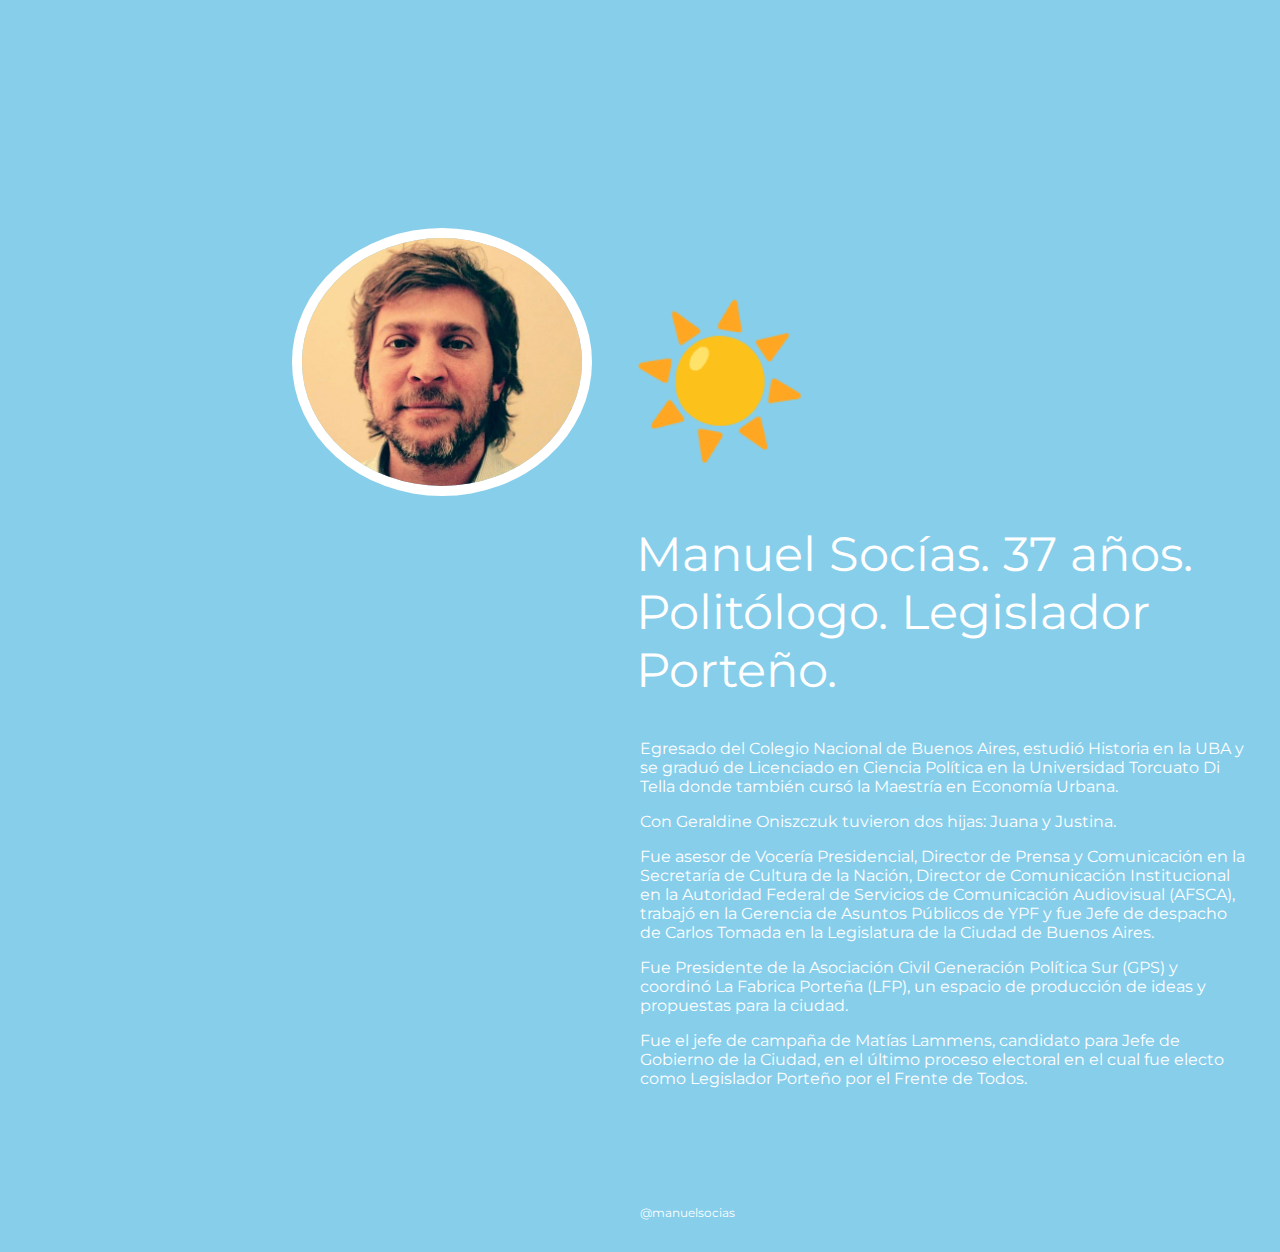
<file: index.html>
<!DOCTYPE html>
<html lang="es"><head>
	<meta name="generator" content="Hugo 0.60.0" />
    <meta charset="UTF-8">
    <meta name="viewport" content="width=device-width, initial-scale=1.0">
        <meta name="description" content="">

    <title>
            Manuel Socías
    </title>

    
    <link rel="stylesheet" href="/css/style.css">

    <link rel="stylesheet" href="https://fonts.googleapis.com/css?family=Montserrat:400,700">
    <link rel="stylesheet" href="https://use.fontawesome.com/releases/v5.8.1/css/all.css" integrity="sha384-50oBUHEmvpQ+1lW4y57PTFmhCaXp0ML5d60M1M7uH2+nqUivzIebhndOJK28anvf" crossorigin="anonymous">

    
    <link rel="apple-touch-icon" sizes="180x180" href="/apple-touch-icon.png">
    <link rel="icon" type="image/png" sizes="32x32" href="/favicon-32x32.png">
    <link rel="icon" type="image/png" sizes="16x16" href="/favicon-16x16.png">
    <link rel="manifest" href="/site.webmanifest">

    
    <link href="/index.xml" rel="alternate" type="application/rss+xml" title="Manuel Socías" />

    
        
    
</head>
<body>

<main>
    <div class="block introduction">
        <div class="column left">
            <img src="images/portrait.jpg" class="portrait" alt="Portrait" />
        </div>
        <div class="column right"><h1>☀️</h1><h2>Manuel Socías. 37 años. Politólogo. Legislador Porteño. </h2>
            <p>
<p>Egresado del Colegio Nacional de Buenos Aires, estudió Historia en la UBA y se graduó de Licenciado en Ciencia Política en la Universidad Torcuato Di Tella donde también cursó la Maestría en Economía Urbana.</p>

<p>Con Geraldine Oniszczuk tuvieron dos hijas: Juana y Justina.</p>

<p>Fue asesor de Vocería Presidencial, Director de Prensa y Comunicación en la Secretaría de Cultura de la Nación, Director de Comunicación Institucional en la Autoridad Federal de Servicios de Comunicación Audiovisual (AFSCA), trabajó en la Gerencia de Asuntos Públicos de YPF y fue Jefe de despacho de Carlos Tomada en la Legislatura de la Ciudad de Buenos Aires.</p>

<p>Fue Presidente de la Asociación Civil Generación Política Sur (GPS) y coordinó La Fabrica Porteña (LFP), un espacio de producción de ideas y propuestas para la ciudad.</p>

<p>Fue el jefe de campaña de Matías Lammens, candidato para Jefe de Gobierno de la Ciudad, en el último proceso electoral en el cual fue electo como Legislador Porteño por el Frente de Todos.</p></p>

            <div class="links"><a rel="me" href="mailto:manuel.socias@legislatura.gob.ar" title="E-mail">
                        <span class="fas fa-envelope"></span>
                    </a><a rel="me" href="https://www.facebook.com/sociasmanuel/" title="Facebook">
                        <span class="fab fa-facebook"></span>
                    </a><a rel="me" href="https://www.instagram.com/manuelsocias/" title="Instagram">
                        <span class="fab fa-instagram"></span>
                    </a><a rel="me" href="https://twitter.com/manuelsocias" title="Twitter">
                        <span class="fab fa-twitter"></span>
                    </a></div>
        </div>
    </div></main>

<footer>
    <div class="column"></div>
    <div class="column">
        @manuelsocias
    </div>
</footer></body>
</html>
</file>
<file: css/style.css>
html,body{color:#fff;margin:1rem;padding:0}html{font-family:Montserrat,"Helvetica Neue","Segoe UI",Helvetica,Arial,sans-serif;font-size:16px;overflow-y:auto}body{background-color:skyblue}a{-webkit-transition:color 0.2s ease-out;-moz-transition:color 0.2s ease-out;transition:color 0.2s ease-out;color:#fff}a:hover{color:#333}h1{font-size:9rem}h2{font-size:3rem;font-weight:normal}h3{font-size:2rem;font-weight:normal}@media screen and (max-width: 992px){h1{font-size:15vw}h2{font-size:2.5rem}}img.portrait{box-sizing:border-box;border-radius:50%;border:10px solid #fff;margin:2em 3em;width:100%;height:auto;max-width:300px;max-height:300px}.column{flex:1}main .block{display:flex}main .block.introduction{margin-top:20vh;min-height:calc(100vh - 20vh)}main .column.left{text-align:end}main .column.right h1{margin-left:-10px;margin-bottom:0.4em}main .column.right h2{margin-left:-4px;margin-top:0}main .column.right .links{margin-top:2.5rem;font-size:1.5rem}main .column.right .links a{margin-right:0.5rem;text-decoration:none}@media screen and (max-width: 992px){main .block{flex-direction:column}main .block.introduction{margin-top:0}main .column.left{text-align:center}main .column.right h1{margin-top:0}main img.portrait{margin:0}}footer{display:flex;margin-top:3rem;font-size:0.75rem}@media screen and (max-width: 992px){footer{flex-direction:column}}
</file>
